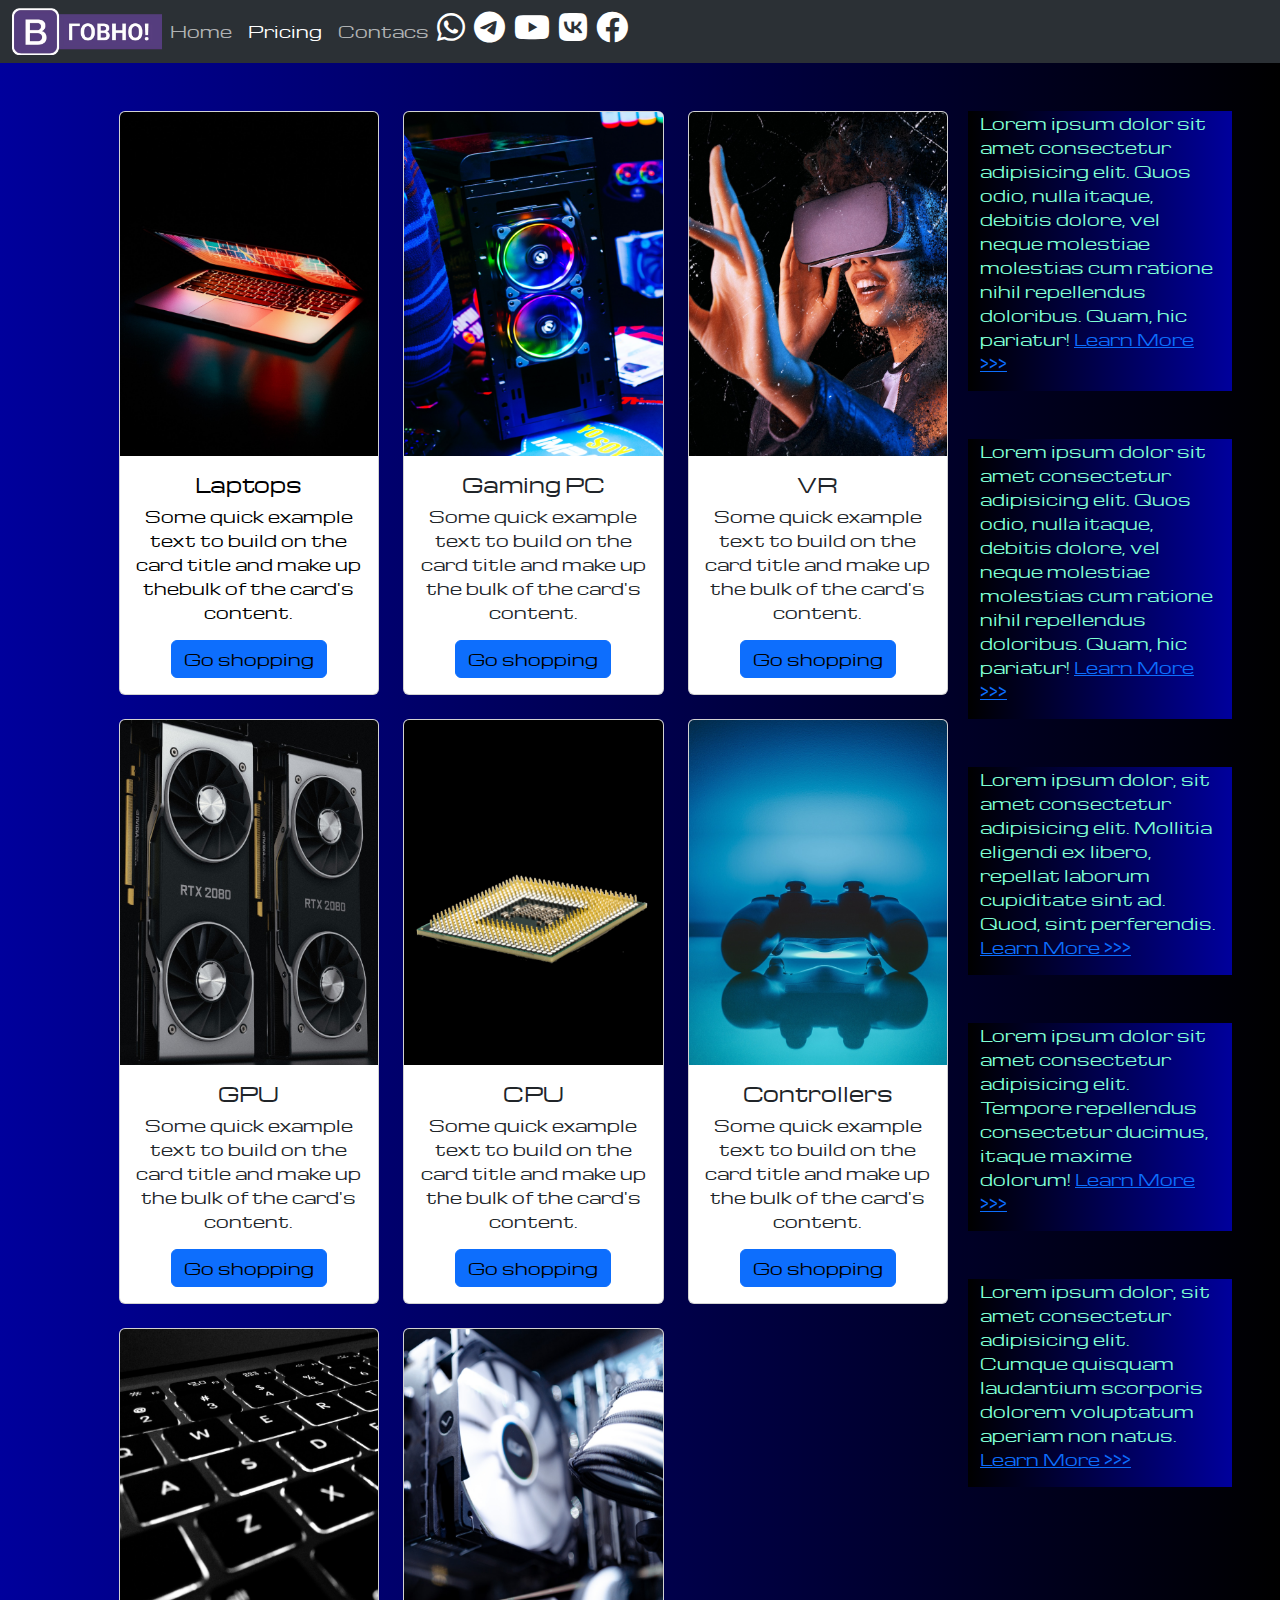
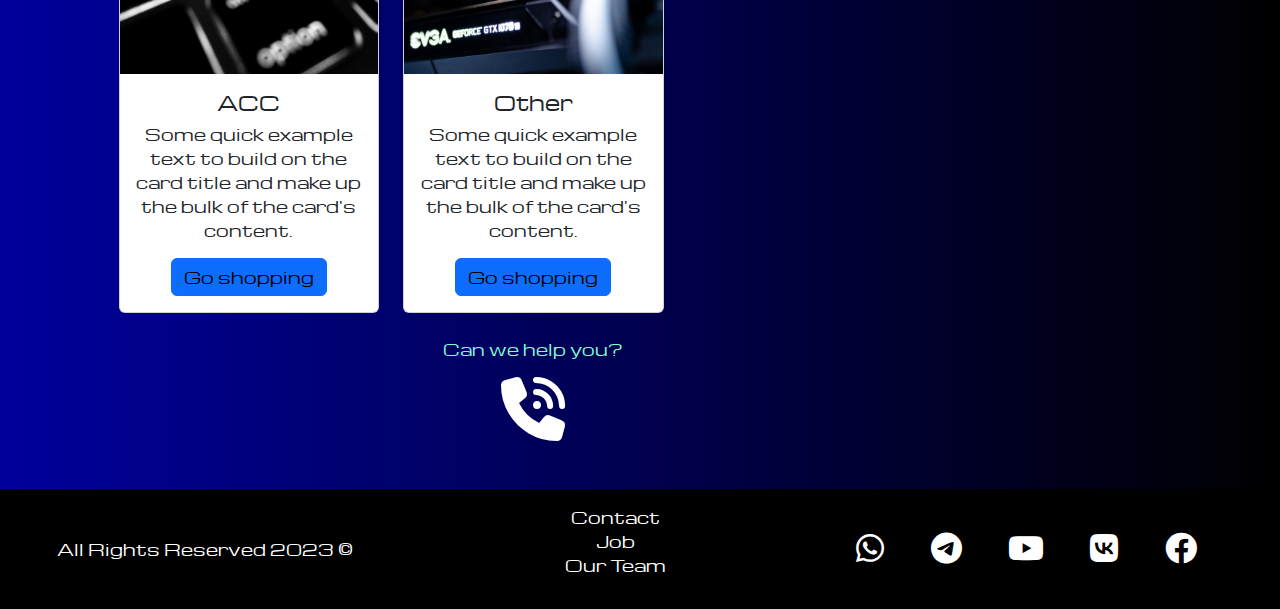
<file: pricing.html>
<!DOCTYPE html>
<html lang="en">

<head>
    <meta charset="UTF-8">
    <meta http-equiv="X-UA-Compatible" content="IE=edge">
    <meta name="viewport" content="width=device-width, initial-scale=1.0">
    <title>Bootstrap Говно!!</title>
    <link rel="apple-touch-icon" sizes="180x180" href="./assets/favicon/apple-touch-icon.png">
    <link rel="icon" type="image/png" sizes="32x32" href="./assets/favicon/favicon-32x32.png">
    <link rel="icon" type="image/png" sizes="16x16" href="./assets/favicon/favicon-16x16.png">
    <link rel="manifest" href="./assets/favicon/site.webmanifest">
    <link rel="stylesheet" href="./assets/bootstrap/css/bootstrap.min.css">
    <link rel="stylesheet" href="./assets/fontawesome/css/all.min.css">
    <link rel="stylesheet" href="./assets/css/main.css">
</head>

<body>

    <header class="header">
        <nav class="navbar navbar-expand-lg bg-body-tertiary bg-dark" data-bs-theme="dark">
            <div class="container-fluid">
                <div class="nav-logo-wrap">
                    <a class="navbar-brand" href="/">
                        <img src="./assets/img/logo/boot-strap.png" class="nav-logo" alt="Бутстрап говно">
                    </a>
                </div>
                <button class="navbar-toggler" type="button" data-bs-toggle="collapse" data-bs-target="#navbarNav"
                    aria-controls="navbarNav" aria-expanded="false" aria-label="Toggle navigation">
                    <span class="navbar-toggler-icon"></span>
                </button>
                <div class="collapse navbar-collapse" id="navbarNav">
                    <ul class="navbar-nav">
                        <li class="nav-item">
                            <a class="nav-link" aria-current="page" href="/">Home</a>
                        </li>
                        <li class="nav-item">
                            <a class="nav-link active" href="./pricing.html">Pricing</a>
                        </li>
                        <li class="nav-item">
                            <a class="nav-link" href="#">Contacs</a>
                        </li>
                        <li class="nav-item">
                            <div class="header-social">
                                <a class="" href="#"><i class="fa-brands fa-whatsapp fa-2x"></i></a>
                                <a class="" href="#"><i class="fa-brands fa-telegram fa-2x"></i></a>
                                <a class="" href="#"><i class="fa-brands fa-youtube fa-2x"></i></a>
                                <a class="" href="#"><i class="fa-brands fa-vk fa-2x"></i></a>
                                <a class="" href="#"><i class="fa-brands fa-facebook fa-2x"></i></a>
                            </div>
                        </li>
                    </ul>
                </div>
            </div>
        </nav>
    </header>

    <main class="content">
        <div class="container-fluid mt-4 me-4">

            <div class="row ">

                <div class="col-lg-1">

                </div>

                <div class="col-lg-8 col-md-12">
                    <div class="text-center">
                        <div class="row">
                            <div class="col-lg-4 col-md-6 col-sm-6 col-xs-12 mt-4">
                                <div class="card">
                                    <a href="#"><img src="./assets/img/cards/laptop.png" class="card-img-top"
                                            alt="Laptop"></a>
                                    <div class="card-body">
                                        <h5 class="card-title"><a href="#">Laptops</a></h5>
                                        <p class="card-text">
                                            <a href="#">
                                                Some quick example text to build on the card title and make up thebulk
                                                of the card's content.
                                            </a>
                                        </p>
                                        <a href="#" class="btn btn-primary">Go shopping</a>
                                    </div>
                                </div>
                            </div>
                            <div class="col-lg-4 col-md-6 col-sm-6 col-xs-12 mt-4">
                                <div class="card">
                                    <img src="./assets/img/cards/gaming_pc.png" class="card-img-top" alt="Gaming PC">
                                    <div class="card-body">
                                        <h5 class="card-title">Gaming PC</h5>
                                        <p class="card-text">Some quick example text to build on the card title and make
                                            up
                                            the
                                            bulk of
                                            the card's content.</p>
                                        <a href="#" class="btn btn-primary">Go shopping</a>
                                    </div>
                                </div>
                            </div>

                            <div class="col-lg-4 col-md-6 col-sm-6 col-xs-12 mt-4">
                                <div class="card">
                                    <img src="./assets/img/cards/vr.png" class="card-img-top" alt="VR">
                                    <div class="card-body">
                                        <h5 class="card-title">VR</h5>
                                        <p class="card-text">Some quick example text to build on the card title and make
                                            up
                                            the
                                            bulk of
                                            the card's content.</p>
                                        <a href="#" class="btn btn-primary">Go shopping</a>
                                    </div>
                                </div>
                            </div>

                            <div class="col-lg-4 col-md-6 col-sm-6 col-xs-12 mt-4">
                                <div class="card">
                                    <img src="./assets/img/cards/gpu.png" class="card-img-top" alt="GPU">
                                    <div class="card-body">
                                        <h5 class="card-title">GPU</h5>
                                        <p class="card-text">Some quick example text to build on the card title and make
                                            up
                                            the
                                            bulk of
                                            the card's content.</p>
                                        <a href="#" class="btn btn-primary">Go shopping</a>
                                    </div>
                                </div>
                            </div>

                            <div class="col-lg-4 col-md-6 col-sm-6 col-xs-12 mt-4">
                                <div class="card">
                                    <img src="./assets/img/cards/cpu.png" class="card-img-top" alt="CPU">
                                    <div class="card-body">
                                        <h5 class="card-title">CPU</h5>
                                        <p class="card-text">Some quick example text to build on the card title and make
                                            up
                                            the
                                            bulk of
                                            the card's content.</p>
                                        <a href="#" class="btn btn-primary">Go shopping</a>
                                    </div>
                                </div>
                            </div>
                            <div class="col-lg-4 col-md-6 col-sm-6 col-xs-12 mt-4">
                                <div class="card">
                                    <img src="./assets/img/cards/controller.png" class="card-img-top" alt="Controllers">
                                    <div class="card-body">
                                        <h5 class="card-title">Controllers</h5>
                                        <p class="card-text">Some quick example text to build on the card title and make
                                            up
                                            the
                                            bulk of
                                            the card's content.</p>
                                        <a href="#" class="btn btn-primary">Go shopping</a>
                                    </div>
                                </div>
                            </div>
                            <div class="col-lg-4 col-md-6 col-sm-6 col-xs-12 mt-4">
                                <div class="card">
                                    <img src="./assets/img/cards/acc.png" class="card-img-top" alt="ACC">
                                    <div class="card-body">
                                        <h5 class="card-title">ACC</h5>
                                        <p class="card-text">Some quick example text to build on the card title and make
                                            up
                                            the
                                            bulk of
                                            the card's content.</p>
                                        <a href="#" class="btn btn-primary">Go shopping</a>
                                    </div>
                                </div>
                            </div>
                            <div class="col-lg-4 col-md-6 col-sm-6 col-xs-12 mt-4">
                                <div class="card">
                                    <img src="./assets/img/cards/other.png" class="card-img-top" alt="Other">
                                    <div class="card-body">
                                        <h5 class="card-title">Other</h5>
                                        <p class="card-text">Some quick example text to build on the card title and make
                                            up
                                            the
                                            bulk of
                                            the card's content.</p>
                                        <a href="#" class="btn btn-primary">Go shopping</a>
                                    </div>
                                </div>
                            </div>
                        </div>
                        <div class="row">
                            <div class="col-lg-12 col-md-12 text-center mt-4">
                                <p>Can we help you?</p>
                            </div>
                            <div class="col-lg-12 col-md-12 text-center">
                                <div class="call-anim">
                                    <i class="fa-solid fa-phone-volume fa-4x"></i>
                                </div>
                            </div>
                        </div>
                    </div>
                </div>

                <div class="col-lg-3 col-md-12">
                    <div class="row ps-2 pe-5">
                        <div class="col-lg-12 sidebar my-4">
                            <p>
                                Lorem ipsum dolor sit amet consectetur adipisicing elit. Quos odio, nulla itaque,
                                debitis
                                dolore, vel neque molestiae molestias cum ratione nihil repellendus doloribus. Quam, hic
                                pariatur! <a href="#">Learn More >>></a>
                            </p>
                        </div>
                        <div class="col-lg-12 sidebar my-4">
                            <p>
                                Lorem ipsum dolor sit amet consectetur adipisicing elit. Quos odio, nulla itaque,
                                debitis
                                dolore, vel neque molestiae molestias cum ratione nihil repellendus doloribus. Quam, hic
                                pariatur! <a href="#">Learn More >>></a>
                            </p>
                        </div>

                        <div class="col-lg-12 sidebar my-4">
                            <p>
                                Lorem ipsum dolor, sit amet consectetur adipisicing elit. Mollitia eligendi ex libero,
                                repellat laborum cupiditate sint ad. Quod, sint perferendis. <a href="#">Learn More
                                    >>></a>
                            </p>
                        </div>


                        <div class="col-lg-12 sidebar my-4">
                            <p>
                                Lorem ipsum dolor sit amet consectetur adipisicing elit. Tempore repellendus consectetur
                                ducimus, itaque maxime dolorum! <a href="#">Learn More >>></a>
                            </p>
                        </div>

                        <div class="col-lg-12 sidebar my-4">
                            <p>
                                Lorem ipsum dolor, sit amet consectetur adipisicing elit. Cumque quisquam laudantium
                                scorporis dolorem voluptatum aperiam non natus. <a href="#">Learn More >>></a>
                            </p>
                        </div>
                    </div>
                </div>


            </div>

        </div>
    </main>

    <footer class="footer mt-5 py-3 pe-5">
        <div class="container-fluid">
            <div class="row">
                <div class="col-lg-4 col-md-12">
                    <p class="copy">All Rights Reserved 2023 &copy;</p>
                </div>
                <div class="col-lg-4 col-md-12">
                    <p class="about-us">
                        <a href="#">Contact</a>
                        <a href="#">Job</a>
                        <a href="#">Our Team</a>
                    </p>
                </div>
                <div class="col-lg-4 col-md-12">
                    <p class="footer-social">
                        <a class="rotate" href="#"><i class="fa-brands fa-whatsapp fa-2x"></i></a>
                        <a class="rotate" href="#"><i class="fa-brands fa-telegram fa-2x"></i></a>
                        <a class="rotate" href="#"><i class="fa-brands fa-youtube fa-2x"></i></a>
                        <a class="rotate" href="#"><i class="fa-brands fa-vk fa-2x"></i></a>
                        <a class="rotate" href="#"><i class="fa-brands fa-facebook fa-2x"></i></a>
                    </p>
                </div>
            </div>
        </div>
    </footer>

    <script src="./assets/bootstrap/js/bootstrap.bundle.min.js"></script>
</body>

</html>
</file>
<file: assets/css/main.css>
@font-face{font-family:'Michroma-Regular';src:url(../fonts/Michroma-Regular.woff) format("woff"),url(../fonts/Michroma-Regular.woff2) format("woff2");font-display:fallback}.bgvideo{height:50vh;width:100%;position:relative;display:-webkit-box;display:-webkit-flex;display:-moz-box;display:-ms-flexbox;display:flex;-webkit-box-pack:center;-webkit-justify-content:center;-moz-box-pack:center;-ms-flex-pack:center;justify-content:center;-webkit-box-align:center;-webkit-box-align:center;-webkit-align-items:center;-moz-box-align:center;-ms-flex-align:center;align-items:center}.bgvideo video{height:50vh;width:100%;position:absolute;top:0;left:0;-o-object-fit:cover;object-fit:cover;z-index:1}.effect{height:50vh;width:100%;position:absolute;top:0;left:0;-o-object-fit:cover;object-fit:cover;z-index:2;background-color:rgba(0,0,0,0.322)}.video-text{color:chocolate;z-index:2}body{background:-webkit-gradient(linear, left top, right top, from(#00009c), to(#000));background:-webkit-linear-gradient(left, #00009c 0%, #000 100%);background:-moz-linear-gradient(left, #00009c 0%, #000 100%);background:-o-linear-gradient(left, #00009c 0%, #000 100%);background:linear-gradient(90deg, #00009c 0%, #000 100%);font-family:Michroma-Regular, sans-serif}.nav-logo-wrap{width:150px}.nav-logo-wrap .nav-logo{width:100%}.header-social a{margin-right:5px}.header-social a i{color:#fff}.content{color:aquamarine}.call-anim{color:#fff;display:inline-block;-webkit-animation:call 2s ease 0s infinite normal forwards;-moz-animation:call 2s ease 0s infinite normal forwards;-o-animation:call 2s ease 0s infinite normal forwards;animation:call 2s ease 0s infinite normal forwards}@-webkit-keyframes call{0%,
    100%{-webkit-transform:translateX(0%);transform:translateX(0%);-webkit-transform-origin:50% 50%;transform-origin:50% 50%}15%{-webkit-transform:translateX(-30px) rotate(-6deg);transform:translateX(-30px) rotate(-6deg)}30%{-webkit-transform:translateX(15px) rotate(6deg);transform:translateX(15px) rotate(6deg)}45%{-webkit-transform:translateX(-15px) rotate(-3.6deg);transform:translateX(-15px) rotate(-3.6deg)}60%{-webkit-transform:translateX(9px) rotate(2.4deg);transform:translateX(9px) rotate(2.4deg)}75%{-webkit-transform:translateX(-6px) rotate(-1.2deg);transform:translateX(-6px) rotate(-1.2deg)}}@-moz-keyframes call{0%,
    100%{-moz-transform:translateX(0%);transform:translateX(0%);-moz-transform-origin:50% 50%;transform-origin:50% 50%}15%{-moz-transform:translateX(-30px) rotate(-6deg);transform:translateX(-30px) rotate(-6deg)}30%{-moz-transform:translateX(15px) rotate(6deg);transform:translateX(15px) rotate(6deg)}45%{-moz-transform:translateX(-15px) rotate(-3.6deg);transform:translateX(-15px) rotate(-3.6deg)}60%{-moz-transform:translateX(9px) rotate(2.4deg);transform:translateX(9px) rotate(2.4deg)}75%{-moz-transform:translateX(-6px) rotate(-1.2deg);transform:translateX(-6px) rotate(-1.2deg)}}@-o-keyframes call{0%,
    100%{-o-transform:translateX(0%);transform:translateX(0%);-o-transform-origin:50% 50%;transform-origin:50% 50%}15%{-o-transform:translateX(-30px) rotate(-6deg);transform:translateX(-30px) rotate(-6deg)}30%{-o-transform:translateX(15px) rotate(6deg);transform:translateX(15px) rotate(6deg)}45%{-o-transform:translateX(-15px) rotate(-3.6deg);transform:translateX(-15px) rotate(-3.6deg)}60%{-o-transform:translateX(9px) rotate(2.4deg);transform:translateX(9px) rotate(2.4deg)}75%{-o-transform:translateX(-6px) rotate(-1.2deg);transform:translateX(-6px) rotate(-1.2deg)}}@keyframes call{0%,
    100%{-webkit-transform:translateX(0%);-moz-transform:translateX(0%);-o-transform:translateX(0%);transform:translateX(0%);-webkit-transform-origin:50% 50%;-moz-transform-origin:50% 50%;-o-transform-origin:50% 50%;transform-origin:50% 50%}15%{-webkit-transform:translateX(-30px) rotate(-6deg);-moz-transform:translateX(-30px) rotate(-6deg);-o-transform:translateX(-30px) rotate(-6deg);transform:translateX(-30px) rotate(-6deg)}30%{-webkit-transform:translateX(15px) rotate(6deg);-moz-transform:translateX(15px) rotate(6deg);-o-transform:translateX(15px) rotate(6deg);transform:translateX(15px) rotate(6deg)}45%{-webkit-transform:translateX(-15px) rotate(-3.6deg);-moz-transform:translateX(-15px) rotate(-3.6deg);-o-transform:translateX(-15px) rotate(-3.6deg);transform:translateX(-15px) rotate(-3.6deg)}60%{-webkit-transform:translateX(9px) rotate(2.4deg);-moz-transform:translateX(9px) rotate(2.4deg);-o-transform:translateX(9px) rotate(2.4deg);transform:translateX(9px) rotate(2.4deg)}75%{-webkit-transform:translateX(-6px) rotate(-1.2deg);-moz-transform:translateX(-6px) rotate(-1.2deg);-o-transform:translateX(-6px) rotate(-1.2deg);transform:translateX(-6px) rotate(-1.2deg)}}.sidebar{color:aquamarine;background:-webkit-gradient(linear, right top, left top, from(#00009c), to(#000));background:-webkit-linear-gradient(right, #00009c 0%, #000 100%);background:-moz-linear-gradient(right, #00009c 0%, #000 100%);background:-o-linear-gradient(right, #00009c 0%, #000 100%);background:linear-gradient(270deg, #00009c 0%, #000 100%)}.card a{text-decoration:none;color:#000}.slide-text-wrap{margin:auto auto}.footer{background-color:#000;color:#fff}.footer a{text-decoration:none;color:#fff}.footer a:hover{color:#ffd700}.footer .copy{height:100%;display:-webkit-box;display:-webkit-flex;display:-moz-box;display:-ms-flexbox;display:flex;-webkit-box-align:center;-webkit-align-items:center;-moz-box-align:center;-ms-flex-align:center;align-items:center;-webkit-box-pack:center;-webkit-justify-content:center;-moz-box-pack:center;-ms-flex-pack:center;justify-content:center}.footer .about-us{display:-webkit-box;display:-webkit-flex;display:-moz-box;display:-ms-flexbox;display:flex;-webkit-box-orient:vertical;-webkit-box-direction:normal;-webkit-flex-direction:column;-moz-box-orient:vertical;-moz-box-direction:normal;-ms-flex-direction:column;flex-direction:column;-webkit-box-pack:center;-webkit-justify-content:center;-moz-box-pack:center;-ms-flex-pack:center;justify-content:center;-webkit-box-align:center;-webkit-align-items:center;-moz-box-align:center;-ms-flex-align:center;align-items:center}.footer-social{height:100%;display:-webkit-box;display:-webkit-flex;display:-moz-box;display:-ms-flexbox;display:flex;-webkit-box-align:center;-webkit-align-items:center;-moz-box-align:center;-ms-flex-align:center;align-items:center;-webkit-justify-content:space-around;-ms-flex-pack:distribute;justify-content:space-around}.rotate{-webkit-transition-duration:1s !important;-o-transition-duration:1s !important;-moz-transition-duration:1s !important;transition-duration:1s !important}.rotate:hover{-webkit-transform:rotate(360deg);-ms-transform:rotate(360deg);-moz-transform:rotate(360deg);-o-transform:rotate(360deg);transform:rotate(360deg);font-size:200%}@media (max-width: 769px){.card img{height:400px}.carousel-indicators{display:none}.footer .about-us{-webkit-box-orient:horizontal;-webkit-box-direction:normal;-webkit-flex-direction:row;-moz-box-orient:horizontal;-moz-box-direction:normal;-ms-flex-direction:row;flex-direction:row;-webkit-justify-content:space-around;-ms-flex-pack:distribute;justify-content:space-around}}@media (max-width: 576px){.card img{height:300px}}
/*# sourceMappingURL=main.css.map */
</file>
